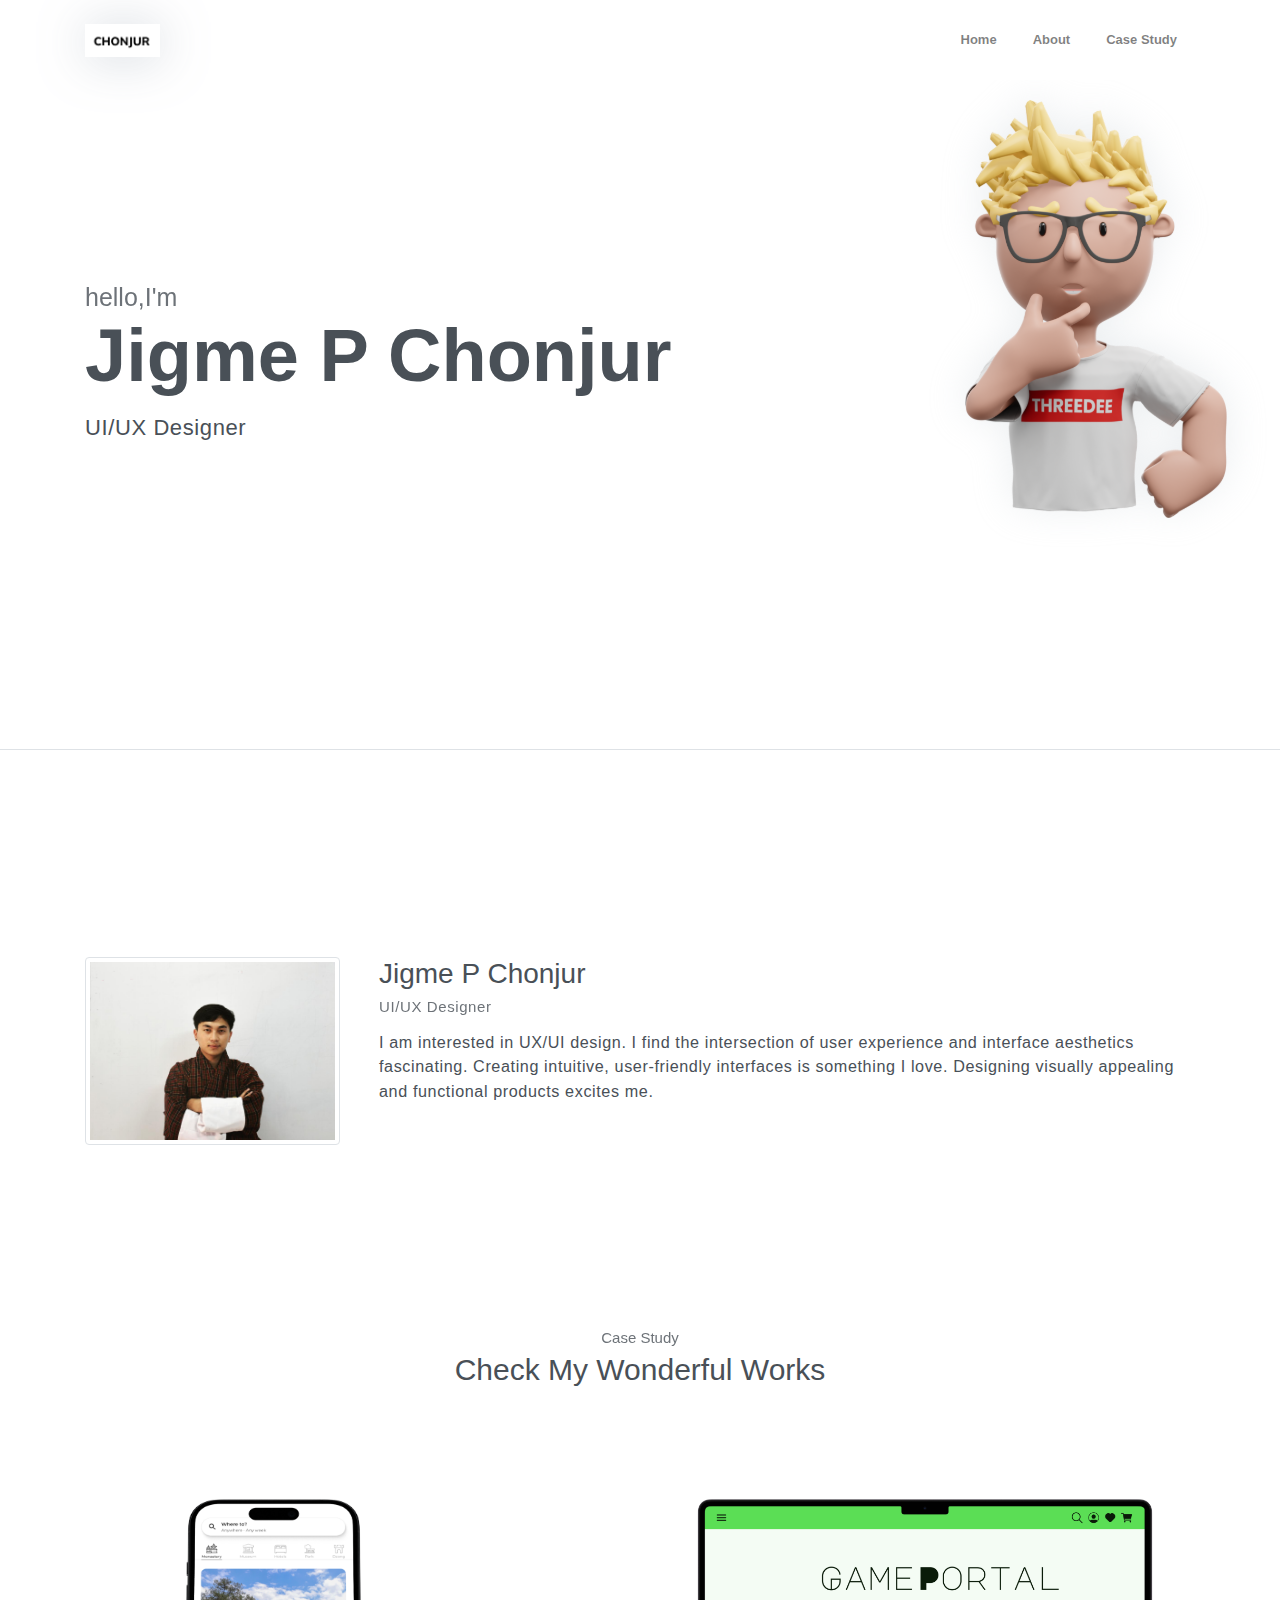
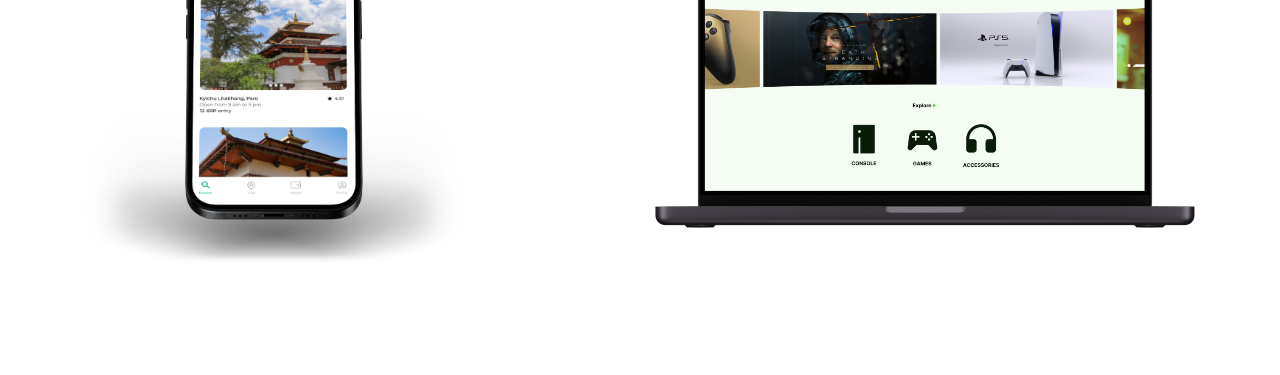
<file: index.html>
<!DOCTYPE html>
<html lang="en">
<head>
	<meta charset="utf-8">
    <meta name="viewport" content="width=device-width, initial-scale=1, shrink-to-fit=no">
    <meta name="description" content="Start your development with Steller landing page.">
    <meta name="author" content="Devcrud">
    <title>Steller Landing page | Free Bootstrap 4.1 landing page</title>
    <!-- font icons -->
    <link rel="stylesheet" href="assets/vendors/themify-icons/css/themify-icons.css">
    <!-- Bootstrap + Steller main styles -->
	<link rel="stylesheet" href="assets/css/steller.css">
</head>
<body data-spy="scroll" data-target=".navbar" data-offset="40" id="home">

    <!-- Page navigation -->
    <nav class="navbar navbar-expand-lg navbar-light fixed-top" data-spy="affix" data-offset-top="0">
        <div class="container">
            <a class="navbar-brand" href="index.html"><img src="assets/imgs/LOGO.png" alt=""></a>
            <button class="navbar-toggler" type="button" data-toggle="collapse" data-target="#navbarSupportedContent" aria-controls="navbarSupportedContent" aria-expanded="false" aria-label="Toggle navigation">
                <span class="navbar-toggler-icon"></span>
            </button>

            <div class="collapse navbar-collapse" id="navbarSupportedContent">
                <ul class="navbar-nav ml-auto align-items-center">
                    <li class="nav-item">
                        <a class="nav-link" href="#home">Home</a>
                    </li>
                    <li class="nav-item">
                        <a class="nav-link" href="#about">About</a>
                    </li>                  
                    <li class="nav-item">
                        <a class="nav-link" href="#portfolio">Case Study</a>
                    </li>
                </ul>
            </div>
        </div>          
    </nav>
    <!-- End of page navibation -->

    <!-- Page Header -->
    <header class="header" id="home">
        <div class="container">
            <div class="infos">
                <h6 class="subtitle">hello,I'm</h6>
                <h6 class="title">Jigme P Chonjur</h6>
                <p>UI/UX Designer</p>   
            </div>              
            <div class="img-holder">
                <img src="assets/imgs/ThreeDee Male (4).svg" clas="chonimg" alt="">
            </div>      
        </div>  
    </header>
    <!-- End of Page Header -->
    
    <!-- About section -->
    <section id="about" class="section mt-3">
        <div class="container mt-5">
            <div class="row text-center text-md-left">
                <div class="col-md-3">
                    <img src="assets/imgs/jigme.jpeg" alt="" class="img-thumbnail mb-4">
                </div>
                <div class="pl-md-4 col-md-9">
                    <h6 class="title">Jigme P Chonjur</h6>
                    <p class="subtitle">UI/UX Designer</p>
                    <p>I am interested in UX/UI design. I find the intersection of user experience and interface aesthetics fascinating. Creating intuitive, user-friendly interfaces is something I love. Designing visually appealing and functional products excites me.</p>                  
                </div>
            </div>
        </div>
    </section>
    <section id="portfolio" class="section">
        <div class="container text-center">
            <h6 class="subtitle">Case Study</h6>
            <h6 class="section-title mb-4">Check My Wonderful Works</h6>

            <div class="row">
                <div class="col-sm-6">
                    <div class="img-wrapper trip">
                        <img src="assets/imgs/mockup 1.png" alt="">
                        <div class="overlay">
                            <div class="overlay-infos">
                                <h5>TripMate</h5>
                                <a href="tripmate.html"><i class="ti-link"></i></a>
                            </div>                              
                        </div>
                    </div>                  
                </div>
                <div class="col-sm-6">
                    <div class="img-wrapper">
                        <img src="assets/imgs/mockup.png" alt="">
                        <div class="overlay">
                            <div class="overlay-infos">
                                <h5>GamePortal</h5>
                                <a href="gameportal.html"><i class="ti-link"></i></a>
                            </div>  
                        </div>
                    </div>                  
                </div>
            </div>

        </div>
    </section>
    <script src="assets/vendors/jquery/jquery-3.4.1.js"></script>
    <script src="assets/vendors/bootstrap/bootstrap.bundle.js"></script>
    <!-- bootstrap 3 affix -->
	<script src="assets/vendors/bootstrap/bootstrap.affix.js"></script>

    <!-- steller js -->
    <script src="assets/js/steller.js"></script>

</body>
</html>
</file>
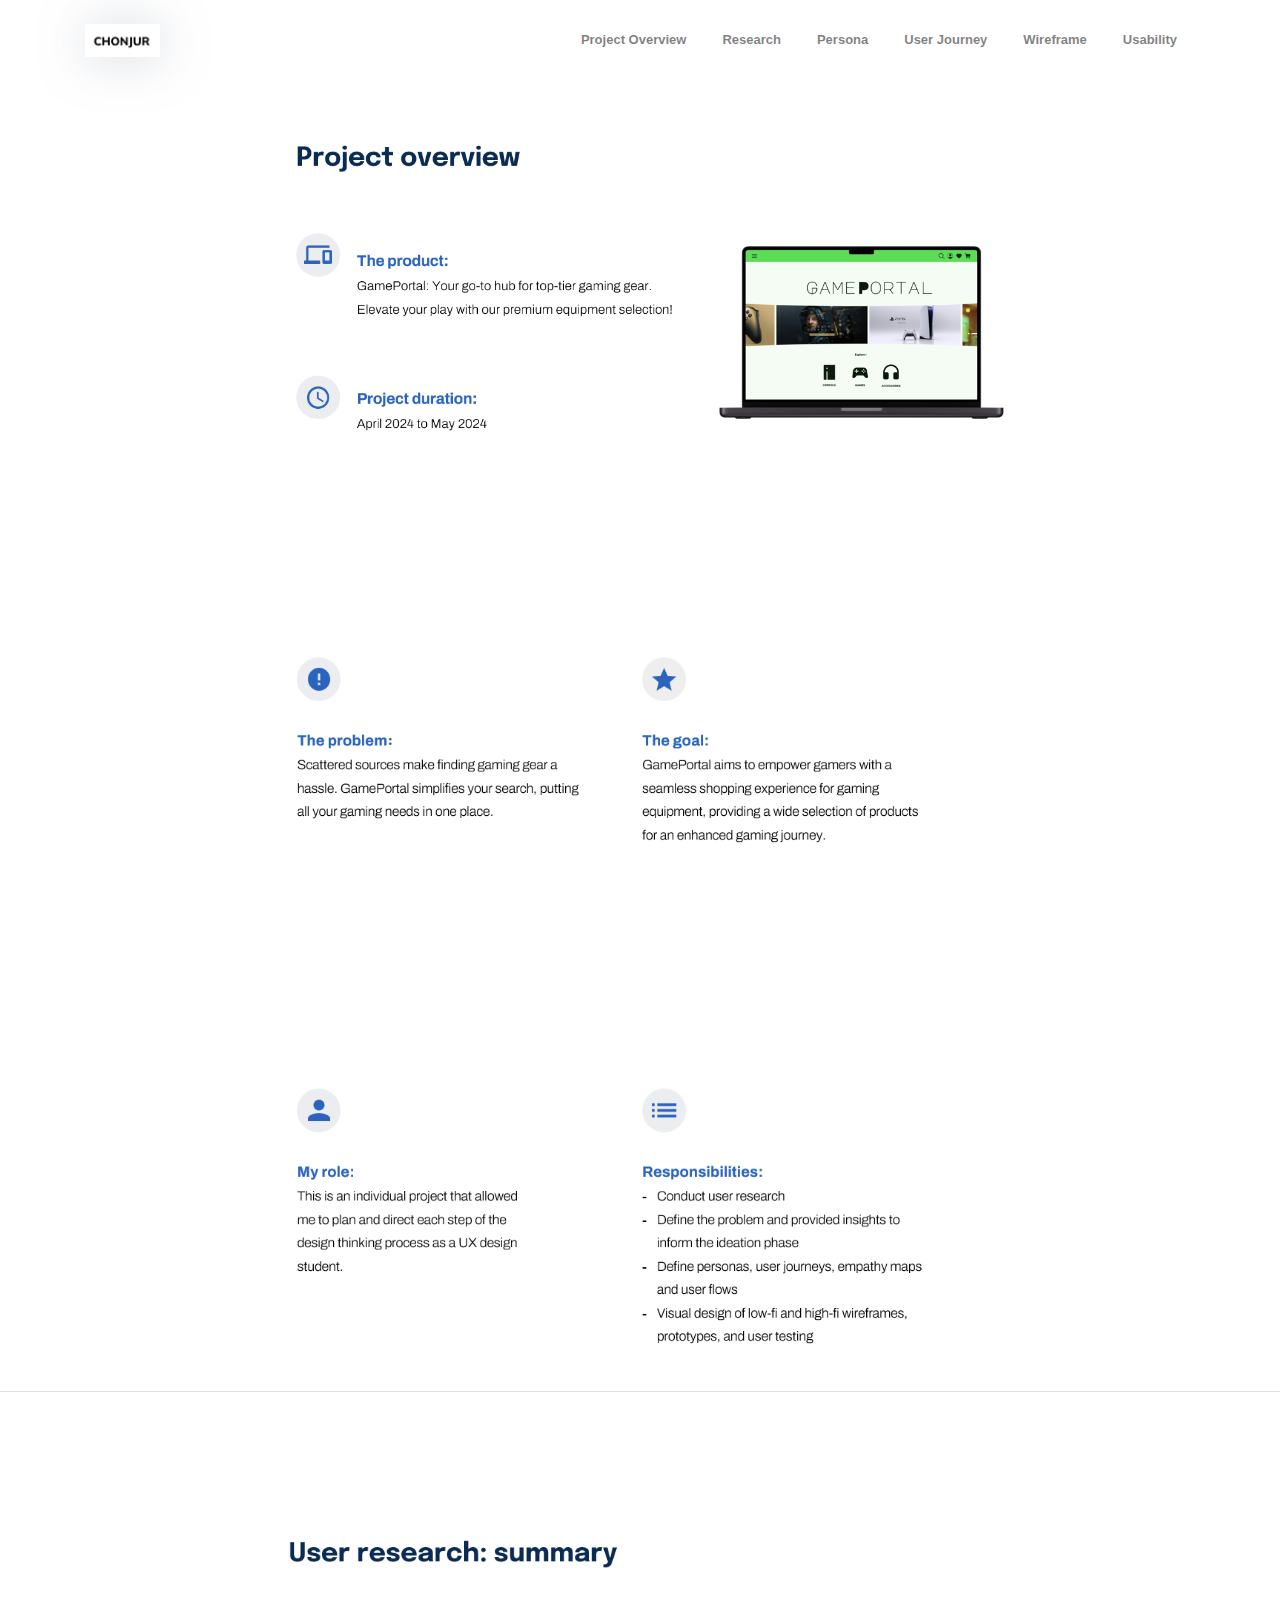
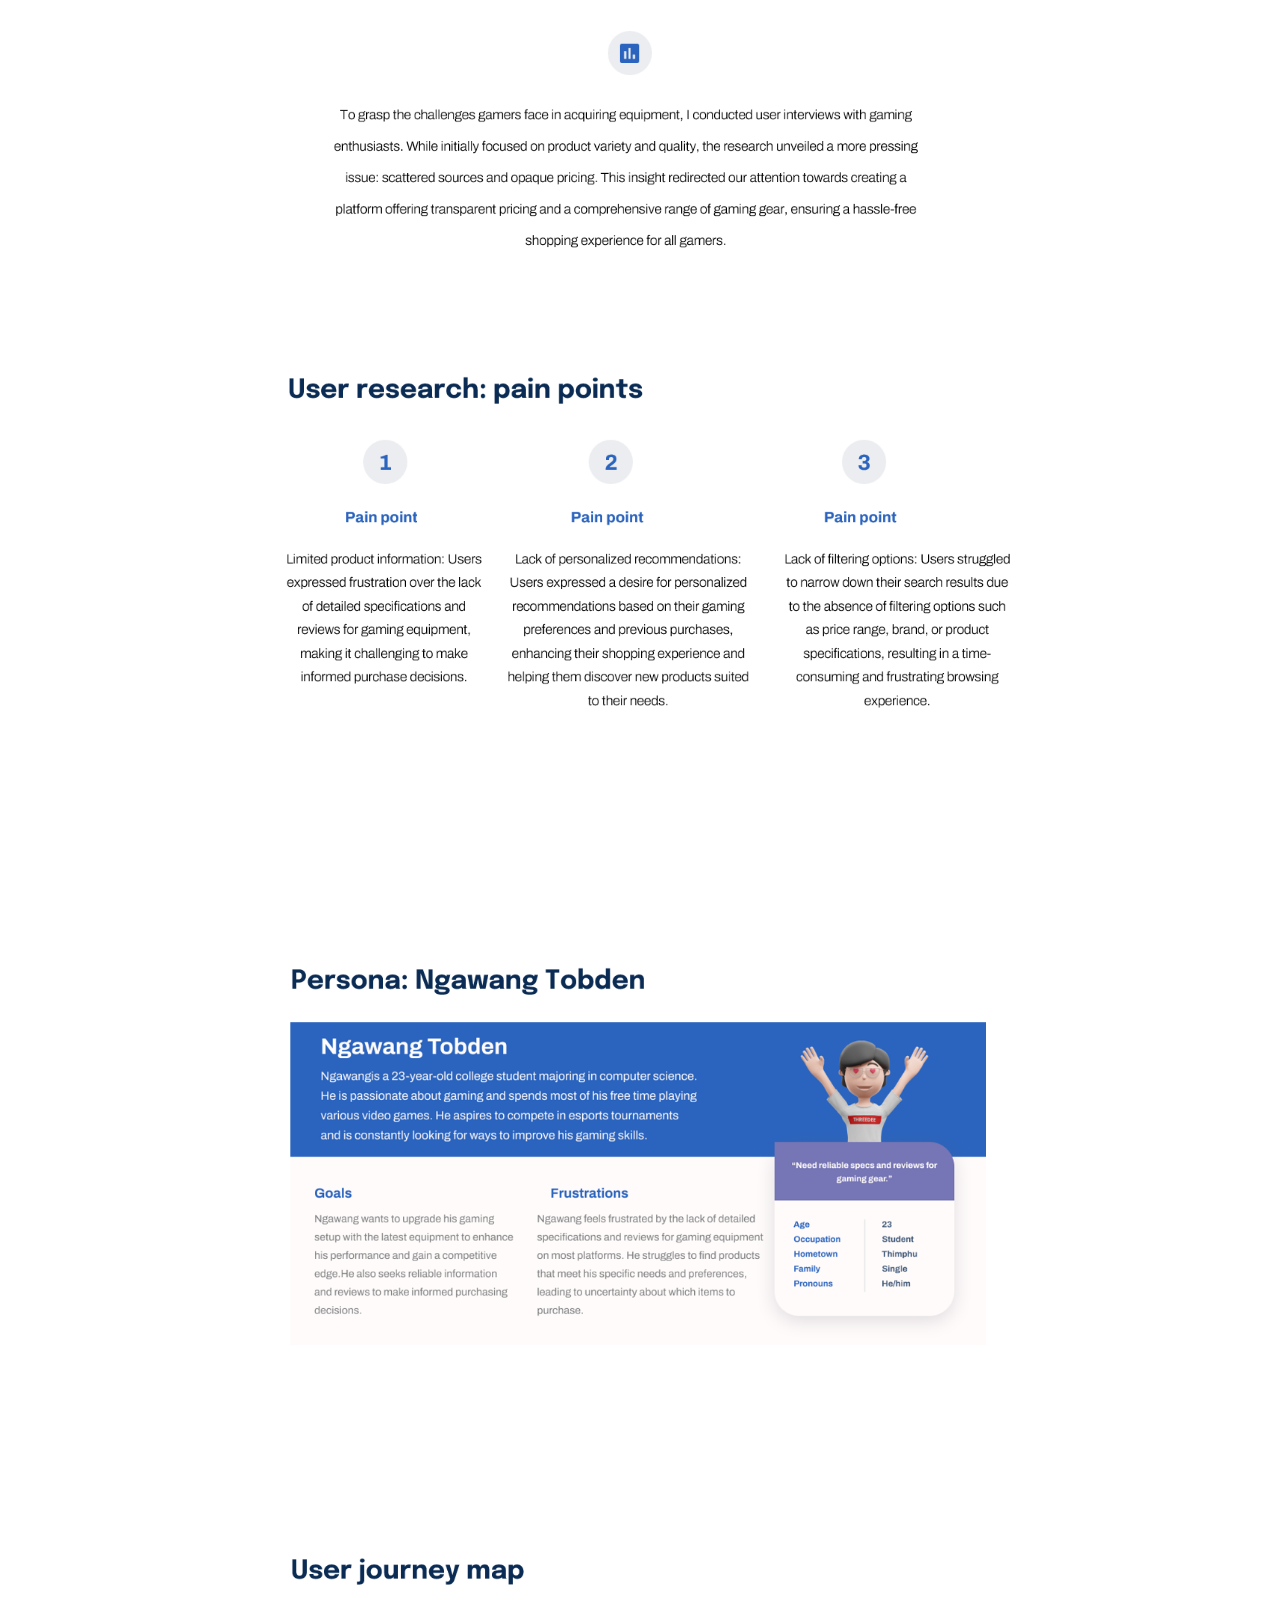
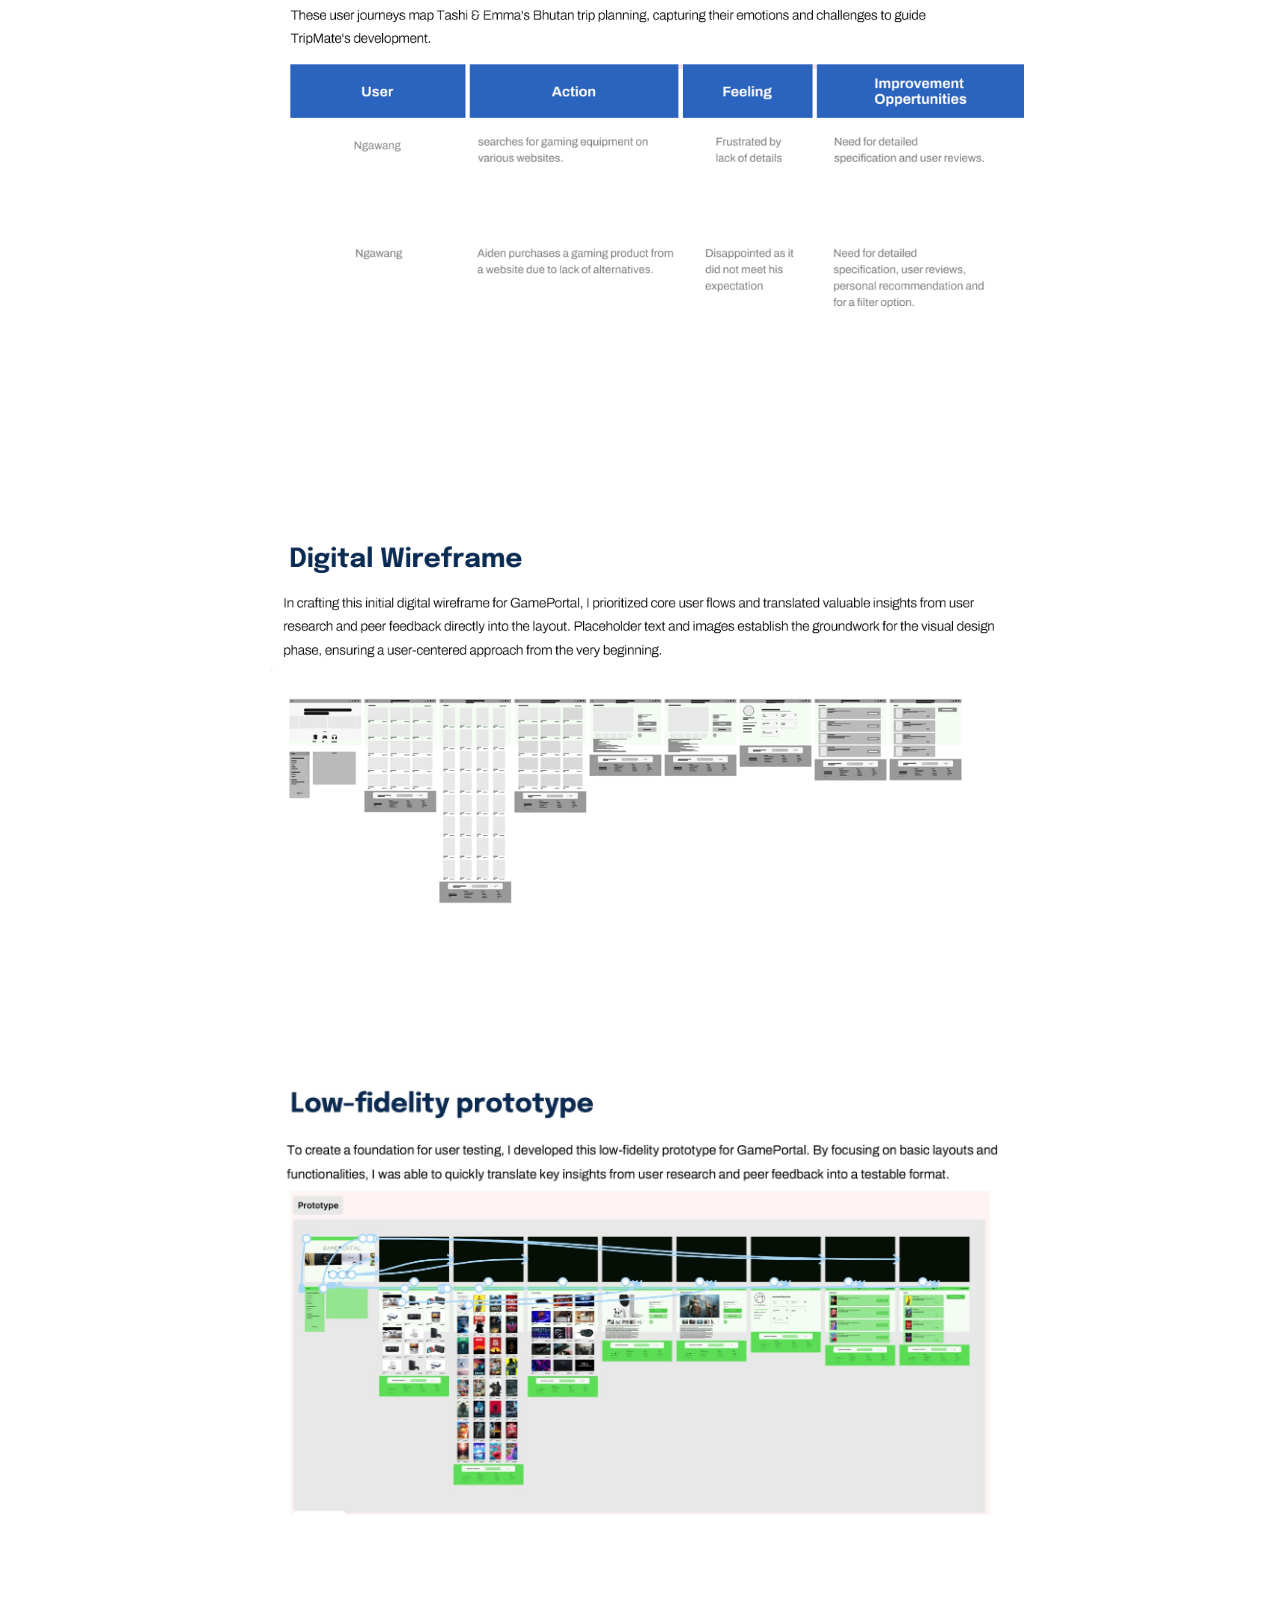
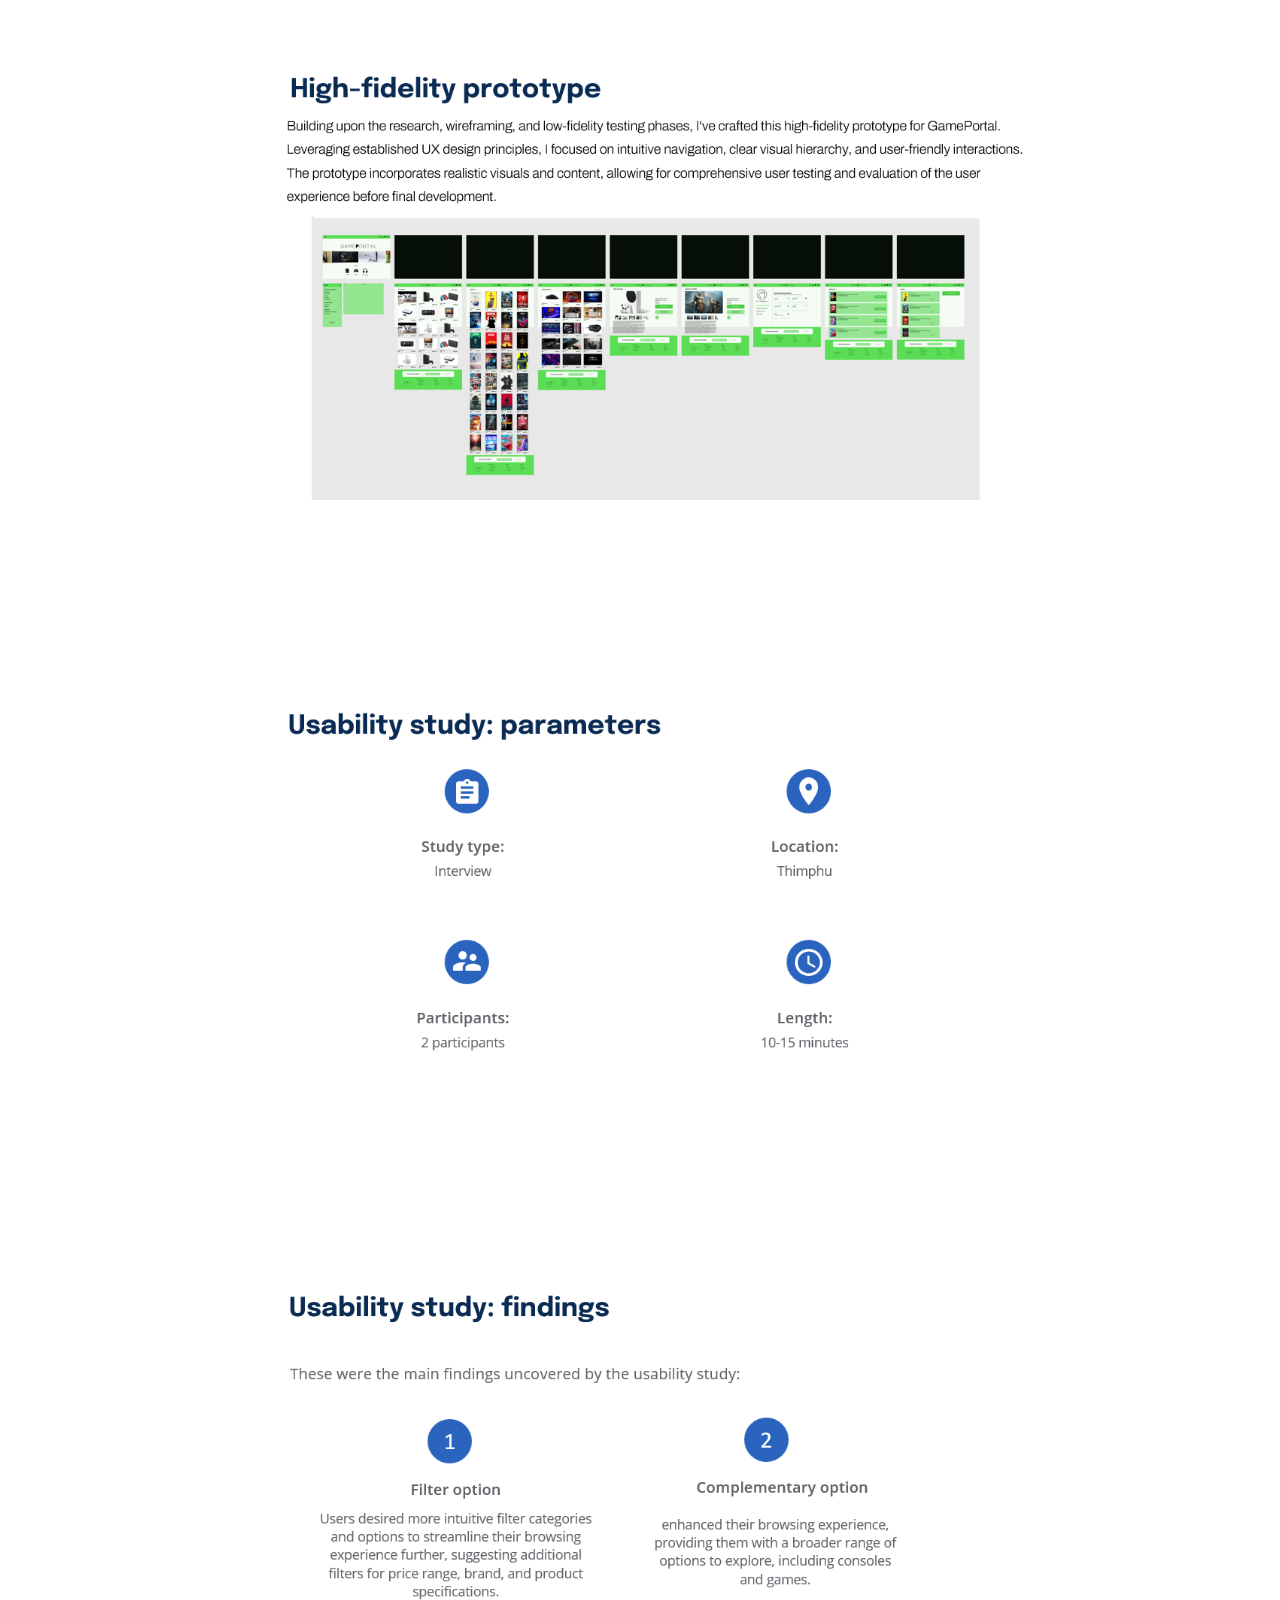
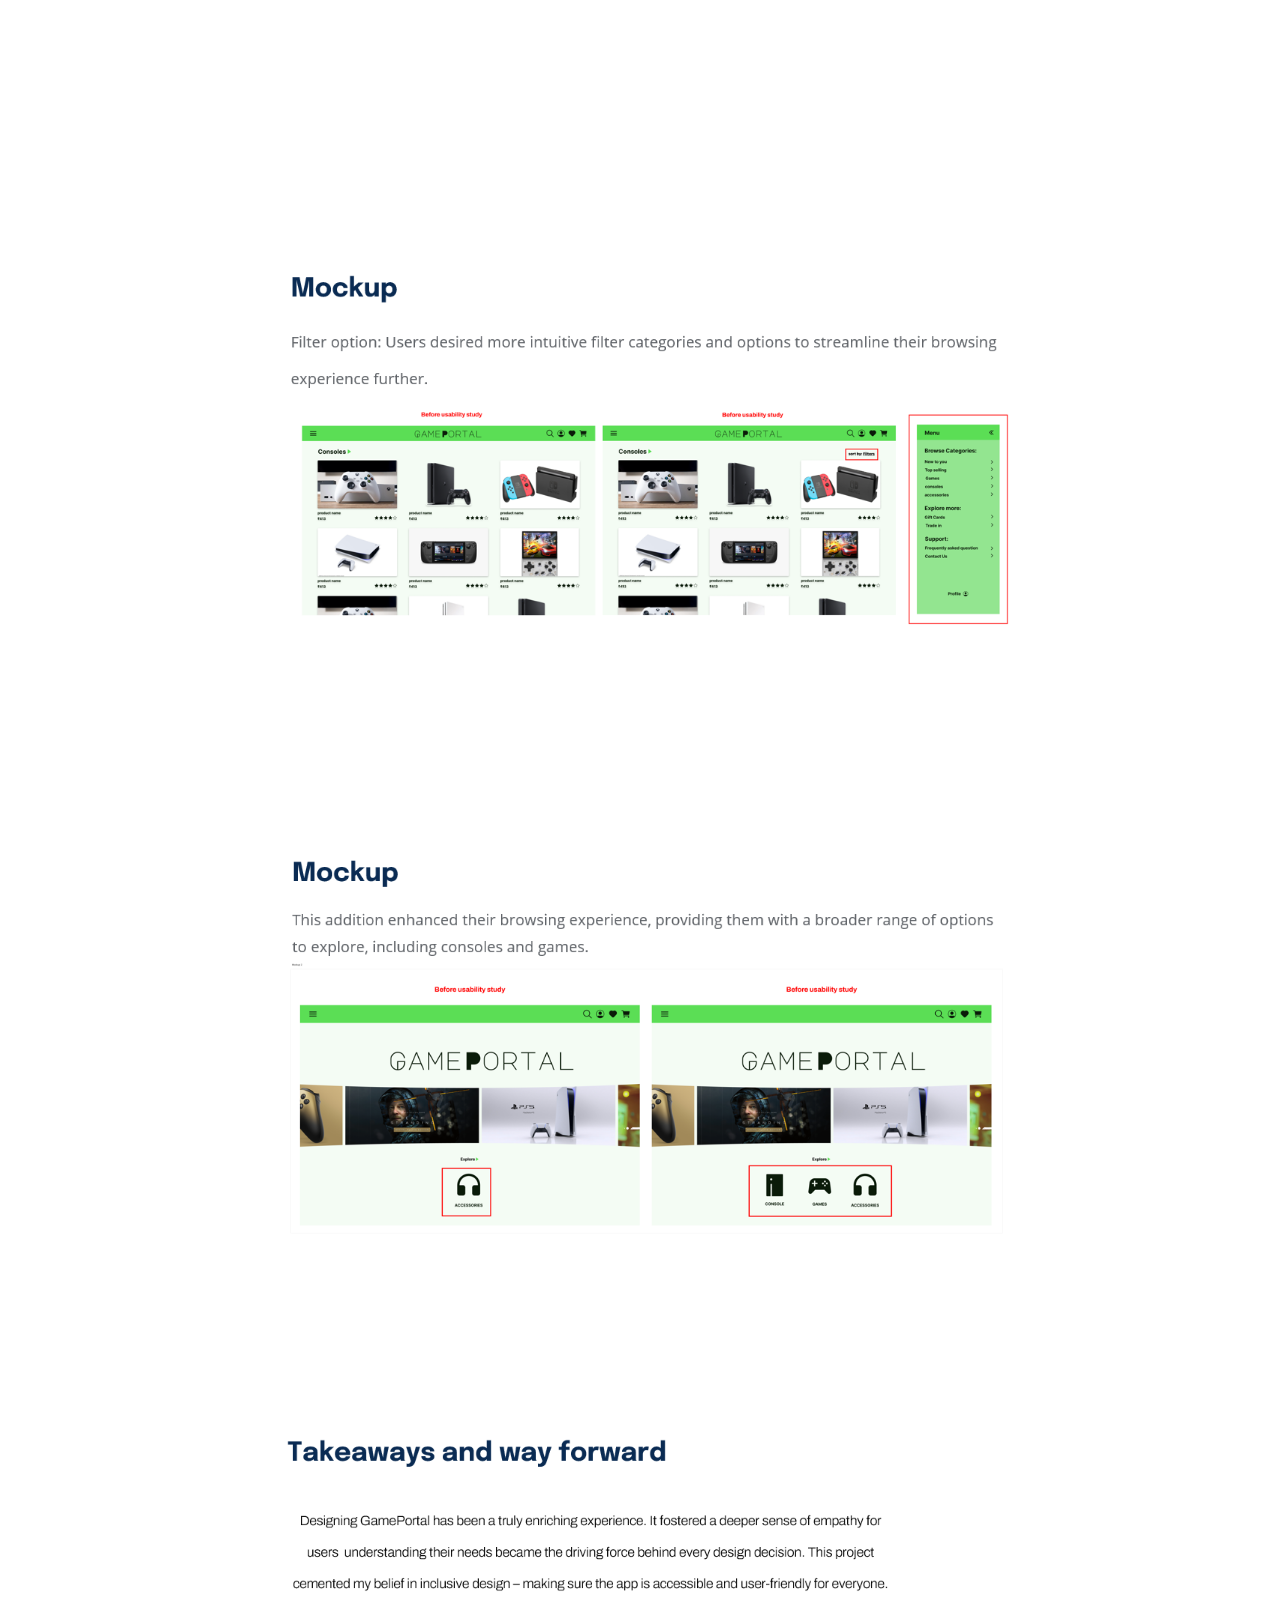
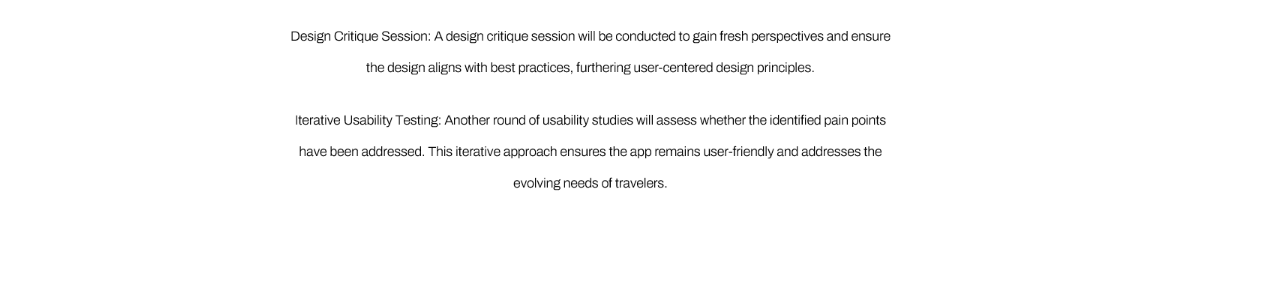
<file: gameportal.html>
<!DOCTYPE html>
<html lang="en">
<head>
	<meta charset="utf-8">
    <meta name="viewport" content="width=device-width, initial-scale=1, shrink-to-fit=no">
    <meta name="description" content="Start your development with Steller landing page.">
    <meta name="author" content="Devcrud">
    <title>Steller Landing page | Free Bootstrap 4.1 landing page</title>
    <!-- font icons -->
    <link rel="stylesheet" href="assets/vendors/themify-icons/css/themify-icons.css">
    <!-- Bootstrap + Steller main styles -->
	<link rel="stylesheet" href="assets/css/steller.css">
</head>
<body data-spy="scroll" data-target=".navbar" data-offset="40" id="home">

    <!-- Page navigation -->
    <nav class="navbar navbar-expand-lg navbar-light fixed-top" data-spy="affix" data-offset-top="0">
        <div class="container">
            <a class="navbar-brand" href="index.html"><img src="assets/imgs/LOGO.png" alt=""></a>
            <button class="navbar-toggler" type="button" data-toggle="collapse" data-target="#navbarSupportedContent" aria-controls="navbarSupportedContent" aria-expanded="false" aria-label="Toggle navigation">
                <span class="navbar-toggler-icon"></span>
            </button>

            <div class="collapse navbar-collapse" id="navbarSupportedContent">
                <ul class="navbar-nav ml-auto align-items-center">
                    <li class="nav-item">
                        <a class="nav-link" href="#home">Project Overview</a>
                    </li>
                    <li class="nav-item">
                        <a class="nav-link" href="#about">Research</a>
                    </li>
                    <li class="nav-item">
                        <a class="nav-link" href="#service">Persona</a>
                    </li>                   
                    <li class="nav-item">
                        <a class="nav-link" href="#portfolio">User Journey</a>
                    </li>
                    <li class="nav-item">
                        <a class="nav-link" href="#blog">Wireframe</a>
                    </li>
                    <li class="nav-item">
                        <a class="nav-link" href="#contact">Usability</a>
                    </li>
                </ul>
            </div>
        </div>          
    </nav>
    <!-- End of page navibation -->

    <!-- Page Header -->
    <header class="header" id="home">
        <div class="container1">
            <img src="assets/imgs/pproject1.png" alt="">      
        </div> 
        <div class="container1">
            <img src="assets/imgs/pproject2.png" alt="">      
        </div> 
        <div class="container1">
            <img src="assets/imgs/pproject3.png" alt="">      
        </div> 
    </header>
    <!-- End of Page Header -->
    
    <!-- About section -->
    <section id="about" class="section mt-3">
        <div class="container1">
            <img src="assets/imgs/presearch1.png" alt="">      
        </div> 
        <div class="container1">
            <img src="assets/imgs/presearch2.png" alt="">      
        </div>
    </section>

    <!-- Service section -->
    <section id="service" class="section">
        <div class="container1">
            <img src="assets/imgs/ppersona.png" alt="">      
        </div>
    </section>
    <section id="portfolio" class="section">
        <div class="container1">
            <img src="assets/imgs/pmap1.png" alt="">      
        </div>
    </section>

    <section id="blog" class="section">
        <div class="container1">
            <img src="assets/imgs/pwireframe1.png" alt="">      
        </div>
        <div class="container1 og">
            <img src="assets/imgs/pwireframe.jpeg" alt="">      
        </div>
        <div class="container1 og">
            <img src="assets/imgs/pwireframe3.png" alt="">      
        </div>
    </section>

    <!-- Contact Section -->
    <section id="contact" class="position-relative section">
        <div class="container1 ">
            <img src="assets/imgs/puse1.png" alt="">      
        </div>
        <div class="container1 og">
            <img src="assets/imgs/puse2.png" alt="">      
        </div>
        <div class="container1 og">
            <img src="assets/imgs/puse3.png" alt="">      
        </div>
        <div class="container1 og">
            <img src="assets/imgs/puse4.png" alt="">      
        </div>      
        <div class="container1 og">
            <img src="assets/imgs/puse5.png" alt="">      
        </div>
    </section>
    <script src="assets/vendors/jquery/jquery-3.4.1.js"></script>
    <script src="assets/vendors/bootstrap/bootstrap.bundle.js"></script>
    <!-- bootstrap 3 affix -->
	<script src="assets/vendors/bootstrap/bootstrap.affix.js"></script>

    <!-- steller js -->
    <script src="assets/js/steller.js"></script>

</body>
</html>
</file>
<file: assets/vendors/themify-icons/css/themify-icons.css>
@font-face {
	font-family: 'themify';
	src:url("../fonts/themify.eot?-fvbane");
	src:url("../fonts/themify.eot?#iefix-fvbane") format("embedded-opentype"),
		url("../fonts/themify.woff?-fvbane") format("woff"),
		url("../fonts/themify.ttf?-fvbane") format("truetype"),
		url("../fonts/themify.svg?-fvbane#themify") format("svg");
	font-weight: normal;
	font-style: normal;
}

[class^="ti-"], [class*=" ti-"] {
	font-family: 'themify';
	speak: none;
	font-style: normal;
	font-weight: normal;
	font-variant: normal;
	text-transform: none;
	line-height: 1;

	/* Better Font Rendering =========== */
	-webkit-font-smoothing: antialiased;
	-moz-osx-font-smoothing: grayscale;
}

.ti-wand:before {
	content: "\e600";
}
.ti-volume:before {
	content: "\e601";
}
.ti-user:before {
	content: "\e602";
}
.ti-unlock:before {
	content: "\e603";
}
.ti-unlink:before {
	content: "\e604";
}
.ti-trash:before {
	content: "\e605";
}
.ti-thought:before {
	content: "\e606";
}
.ti-target:before {
	content: "\e607";
}
.ti-tag:before {
	content: "\e608";
}
.ti-tablet:before {
	content: "\e609";
}
.ti-star:before {
	content: "\e60a";
}
.ti-spray:before {
	content: "\e60b";
}
.ti-signal:before {
	content: "\e60c";
}
.ti-shopping-cart:before {
	content: "\e60d";
}
.ti-shopping-cart-full:before {
	content: "\e60e";
}
.ti-settings:before {
	content: "\e60f";
}
.ti-search:before {
	content: "\e610";
}
.ti-zoom-in:before {
	content: "\e611";
}
.ti-zoom-out:before {
	content: "\e612";
}
.ti-cut:before {
	content: "\e613";
}
.ti-ruler:before {
	content: "\e614";
}
.ti-ruler-pencil:before {
	content: "\e615";
}
.ti-ruler-alt:before {
	content: "\e616";
}
.ti-bookmark:before {
	content: "\e617";
}
.ti-bookmark-alt:before {
	content: "\e618";
}
.ti-reload:before {
	content: "\e619";
}
.ti-plus:before {
	content: "\e61a";
}
.ti-pin:before {
	content: "\e61b";
}
.ti-pencil:before {
	content: "\e61c";
}
.ti-pencil-alt:before {
	content: "\e61d";
}
.ti-paint-roller:before {
	content: "\e61e";
}
.ti-paint-bucket:before {
	content: "\e61f";
}
.ti-na:before {
	content: "\e620";
}
.ti-mobile:before {
	content: "\e621";
}
.ti-minus:before {
	content: "\e622";
}
.ti-medall:before {
	content: "\e623";
}
.ti-medall-alt:before {
	content: "\e624";
}
.ti-marker:before {
	content: "\e625";
}
.ti-marker-alt:before {
	content: "\e626";
}
.ti-arrow-up:before {
	content: "\e627";
}
.ti-arrow-right:before {
	content: "\e628";
}
.ti-arrow-left:before {
	content: "\e629";
}
.ti-arrow-down:before {
	content: "\e62a";
}
.ti-lock:before {
	content: "\e62b";
}
.ti-location-arrow:before {
	content: "\e62c";
}
.ti-link:before {
	content: "\e62d";
}
.ti-layout:before {
	content: "\e62e";
}
.ti-layers:before {
	content: "\e62f";
}
.ti-layers-alt:before {
	content: "\e630";
}
.ti-key:before {
	content: "\e631";
}
.ti-import:before {
	content: "\e632";
}
.ti-image:before {
	content: "\e633";
}
.ti-heart:before {
	content: "\e634";
}
.ti-heart-broken:before {
	content: "\e635";
}
.ti-hand-stop:before {
	content: "\e636";
}
.ti-hand-open:before {
	content: "\e637";
}
.ti-hand-drag:before {
	content: "\e638";
}
.ti-folder:before {
	content: "\e639";
}
.ti-flag:before {
	content: "\e63a";
}
.ti-flag-alt:before {
	content: "\e63b";
}
.ti-flag-alt-2:before {
	content: "\e63c";
}
.ti-eye:before {
	content: "\e63d";
}
.ti-export:before {
	content: "\e63e";
}
.ti-exchange-vertical:before {
	content: "\e63f";
}
.ti-desktop:before {
	content: "\e640";
}
.ti-cup:before {
	content: "\e641";
}
.ti-crown:before {
	content: "\e642";
}
.ti-comments:before {
	content: "\e643";
}
.ti-comment:before {
	content: "\e644";
}
.ti-comment-alt:before {
	content: "\e645";
}
.ti-close:before {
	content: "\e646";
}
.ti-clip:before {
	content: "\e647";
}
.ti-angle-up:before {
	content: "\e648";
}
.ti-angle-right:before {
	content: "\e649";
}
.ti-angle-left:before {
	content: "\e64a";
}
.ti-angle-down:before {
	content: "\e64b";
}
.ti-check:before {
	content: "\e64c";
}
.ti-check-box:before {
	content: "\e64d";
}
.ti-camera:before {
	content: "\e64e";
}
.ti-announcement:before {
	content: "\e64f";
}
.ti-brush:before {
	content: "\e650";
}
.ti-briefcase:before {
	content: "\e651";
}
.ti-bolt:before {
	content: "\e652";
}
.ti-bolt-alt:before {
	content: "\e653";
}
.ti-blackboard:before {
	content: "\e654";
}
.ti-bag:before {
	content: "\e655";
}
.ti-move:before {
	content: "\e656";
}
.ti-arrows-vertical:before {
	content: "\e657";
}
.ti-arrows-horizontal:before {
	content: "\e658";
}
.ti-fullscreen:before {
	content: "\e659";
}
.ti-arrow-top-right:before {
	content: "\e65a";
}
.ti-arrow-top-left:before {
	content: "\e65b";
}
.ti-arrow-circle-up:before {
	content: "\e65c";
}
.ti-arrow-circle-right:before {
	content: "\e65d";
}
.ti-arrow-circle-left:before {
	content: "\e65e";
}
.ti-arrow-circle-down:before {
	content: "\e65f";
}
.ti-angle-double-up:before {
	content: "\e660";
}
.ti-angle-double-right:before {
	content: "\e661";
}
.ti-angle-double-left:before {
	content: "\e662";
}
.ti-angle-double-down:before {
	content: "\e663";
}
.ti-zip:before {
	content: "\e664";
}
.ti-world:before {
	content: "\e665";
}
.ti-wheelchair:before {
	content: "\e666";
}
.ti-view-list:before {
	content: "\e667";
}
.ti-view-list-alt:before {
	content: "\e668";
}
.ti-view-grid:before {
	content: "\e669";
}
.ti-uppercase:before {
	content: "\e66a";
}
.ti-upload:before {
	content: "\e66b";
}
.ti-underline:before {
	content: "\e66c";
}
.ti-truck:before {
	content: "\e66d";
}
.ti-timer:before {
	content: "\e66e";
}
.ti-ticket:before {
	content: "\e66f";
}
.ti-thumb-up:before {
	content: "\e670";
}
.ti-thumb-down:before {
	content: "\e671";
}
.ti-text:before {
	content: "\e672";
}
.ti-stats-up:before {
	content: "\e673";
}
.ti-stats-down:before {
	content: "\e674";
}
.ti-split-v:before {
	content: "\e675";
}
.ti-split-h:before {
	content: "\e676";
}
.ti-smallcap:before {
	content: "\e677";
}
.ti-shine:before {
	content: "\e678";
}
.ti-shift-right:before {
	content: "\e679";
}
.ti-shift-left:before {
	content: "\e67a";
}
.ti-shield:before {
	content: "\e67b";
}
.ti-notepad:before {
	content: "\e67c";
}
.ti-server:before {
	content: "\e67d";
}
.ti-quote-right:before {
	content: "\e67e";
}
.ti-quote-left:before {
	content: "\e67f";
}
.ti-pulse:before {
	content: "\e680";
}
.ti-printer:before {
	content: "\e681";
}
.ti-power-off:before {
	content: "\e682";
}
.ti-plug:before {
	content: "\e683";
}
.ti-pie-chart:before {
	content: "\e684";
}
.ti-paragraph:before {
	content: "\e685";
}
.ti-panel:before {
	content: "\e686";
}
.ti-package:before {
	content: "\e687";
}
.ti-music:before {
	content: "\e688";
}
.ti-music-alt:before {
	content: "\e689";
}
.ti-mouse:before {
	content: "\e68a";
}
.ti-mouse-alt:before {
	content: "\e68b";
}
.ti-money:before {
	content: "\e68c";
}
.ti-microphone:before {
	content: "\e68d";
}
.ti-menu:before {
	content: "\e68e";
}
.ti-menu-alt:before {
	content: "\e68f";
}
.ti-map:before {
	content: "\e690";
}
.ti-map-alt:before {
	content: "\e691";
}
.ti-loop:before {
	content: "\e692";
}
.ti-location-pin:before {
	content: "\e693";
}
.ti-list:before {
	content: "\e694";
}
.ti-light-bulb:before {
	content: "\e695";
}
.ti-Italic:before {
	content: "\e696";
}
.ti-info:before {
	content: "\e697";
}
.ti-infinite:before {
	content: "\e698";
}
.ti-id-badge:before {
	content: "\e699";
}
.ti-hummer:before {
	content: "\e69a";
}
.ti-home:before {
	content: "\e69b";
}
.ti-help:before {
	content: "\e69c";
}
.ti-headphone:before {
	content: "\e69d";
}
.ti-harddrives:before {
	content: "\e69e";
}
.ti-harddrive:before {
	content: "\e69f";
}
.ti-gift:before {
	content: "\e6a0";
}
.ti-game:before {
	content: "\e6a1";
}
.ti-filter:before {
	content: "\e6a2";
}
.ti-files:before {
	content: "\e6a3";
}
.ti-file:before {
	content: "\e6a4";
}
.ti-eraser:before {
	content: "\e6a5";
}
.ti-envelope:before {
	content: "\e6a6";
}
.ti-download:before {
	content: "\e6a7";
}
.ti-direction:before {
	content: "\e6a8";
}
.ti-direction-alt:before {
	content: "\e6a9";
}
.ti-dashboard:before {
	content: "\e6aa";
}
.ti-control-stop:before {
	content: "\e6ab";
}
.ti-control-shuffle:before {
	content: "\e6ac";
}
.ti-control-play:before {
	content: "\e6ad";
}
.ti-control-pause:before {
	content: "\e6ae";
}
.ti-control-forward:before {
	content: "\e6af";
}
.ti-control-backward:before {
	content: "\e6b0";
}
.ti-cloud:before {
	content: "\e6b1";
}
.ti-cloud-up:before {
	content: "\e6b2";
}
.ti-cloud-down:before {
	content: "\e6b3";
}
.ti-clipboard:before {
	content: "\e6b4";
}
.ti-car:before {
	content: "\e6b5";
}
.ti-calendar:before {
	content: "\e6b6";
}
.ti-book:before {
	content: "\e6b7";
}
.ti-bell:before {
	content: "\e6b8";
}
.ti-basketball:before {
	content: "\e6b9";
}
.ti-bar-chart:before {
	content: "\e6ba";
}
.ti-bar-chart-alt:before {
	content: "\e6bb";
}
.ti-back-right:before {
	content: "\e6bc";
}
.ti-back-left:before {
	content: "\e6bd";
}
.ti-arrows-corner:before {
	content: "\e6be";
}
.ti-archive:before {
	content: "\e6bf";
}
.ti-anchor:before {
	content: "\e6c0";
}
.ti-align-right:before {
	content: "\e6c1";
}
.ti-align-left:before {
	content: "\e6c2";
}
.ti-align-justify:before {
	content: "\e6c3";
}
.ti-align-center:before {
	content: "\e6c4";
}
.ti-alert:before {
	content: "\e6c5";
}
.ti-alarm-clock:before {
	content: "\e6c6";
}
.ti-agenda:before {
	content: "\e6c7";
}
.ti-write:before {
	content: "\e6c8";
}
.ti-window:before {
	content: "\e6c9";
}
.ti-widgetized:before {
	content: "\e6ca";
}
.ti-widget:before {
	content: "\e6cb";
}
.ti-widget-alt:before {
	content: "\e6cc";
}
.ti-wallet:before {
	content: "\e6cd";
}
.ti-video-clapper:before {
	content: "\e6ce";
}
.ti-video-camera:before {
	content: "\e6cf";
}
.ti-vector:before {
	content: "\e6d0";
}
.ti-themify-logo:before {
	content: "\e6d1";
}
.ti-themify-favicon:before {
	content: "\e6d2";
}
.ti-themify-favicon-alt:before {
	content: "\e6d3";
}
.ti-support:before {
	content: "\e6d4";
}
.ti-stamp:before {
	content: "\e6d5";
}
.ti-split-v-alt:before {
	content: "\e6d6";
}
.ti-slice:before {
	content: "\e6d7";
}
.ti-shortcode:before {
	content: "\e6d8";
}
.ti-shift-right-alt:before {
	content: "\e6d9";
}
.ti-shift-left-alt:before {
	content: "\e6da";
}
.ti-ruler-alt-2:before {
	content: "\e6db";
}
.ti-receipt:before {
	content: "\e6dc";
}
.ti-pin2:before {
	content: "\e6dd";
}
.ti-pin-alt:before {
	content: "\e6de";
}
.ti-pencil-alt2:before {
	content: "\e6df";
}
.ti-palette:before {
	content: "\e6e0";
}
.ti-more:before {
	content: "\e6e1";
}
.ti-more-alt:before {
	content: "\e6e2";
}
.ti-microphone-alt:before {
	content: "\e6e3";
}
.ti-magnet:before {
	content: "\e6e4";
}
.ti-line-double:before {
	content: "\e6e5";
}
.ti-line-dotted:before {
	content: "\e6e6";
}
.ti-line-dashed:before {
	content: "\e6e7";
}
.ti-layout-width-full:before {
	content: "\e6e8";
}
.ti-layout-width-default:before {
	content: "\e6e9";
}
.ti-layout-width-default-alt:before {
	content: "\e6ea";
}
.ti-layout-tab:before {
	content: "\e6eb";
}
.ti-layout-tab-window:before {
	content: "\e6ec";
}
.ti-layout-tab-v:before {
	content: "\e6ed";
}
.ti-layout-tab-min:before {
	content: "\e6ee";
}
.ti-layout-slider:before {
	content: "\e6ef";
}
.ti-layout-slider-alt:before {
	content: "\e6f0";
}
.ti-layout-sidebar-right:before {
	content: "\e6f1";
}
.ti-layout-sidebar-none:before {
	content: "\e6f2";
}
.ti-layout-sidebar-left:before {
	content: "\e6f3";
}
.ti-layout-placeholder:before {
	content: "\e6f4";
}
.ti-layout-menu:before {
	content: "\e6f5";
}
.ti-layout-menu-v:before {
	content: "\e6f6";
}
.ti-layout-menu-separated:before {
	content: "\e6f7";
}
.ti-layout-menu-full:before {
	content: "\e6f8";
}
.ti-layout-media-right-alt:before {
	content: "\e6f9";
}
.ti-layout-media-right:before {
	content: "\e6fa";
}
.ti-layout-media-overlay:before {
	content: "\e6fb";
}
.ti-layout-media-overlay-alt:before {
	content: "\e6fc";
}
.ti-layout-media-overlay-alt-2:before {
	content: "\e6fd";
}
.ti-layout-media-left-alt:before {
	content: "\e6fe";
}
.ti-layout-media-left:before {
	content: "\e6ff";
}
.ti-layout-media-center-alt:before {
	content: "\e700";
}
.ti-layout-media-center:before {
	content: "\e701";
}
.ti-layout-list-thumb:before {
	content: "\e702";
}
.ti-layout-list-thumb-alt:before {
	content: "\e703";
}
.ti-layout-list-post:before {
	content: "\e704";
}
.ti-layout-list-large-image:before {
	content: "\e705";
}
.ti-layout-line-solid:before {
	content: "\e706";
}
.ti-layout-grid4:before {
	content: "\e707";
}
.ti-layout-grid3:before {
	content: "\e708";
}
.ti-layout-grid2:before {
	content: "\e709";
}
.ti-layout-grid2-thumb:before {
	content: "\e70a";
}
.ti-layout-cta-right:before {
	content: "\e70b";
}
.ti-layout-cta-left:before {
	content: "\e70c";
}
.ti-layout-cta-center:before {
	content: "\e70d";
}
.ti-layout-cta-btn-right:before {
	content: "\e70e";
}
.ti-layout-cta-btn-left:before {
	content: "\e70f";
}
.ti-layout-column4:before {
	content: "\e710";
}
.ti-layout-column3:before {
	content: "\e711";
}
.ti-layout-column2:before {
	content: "\e712";
}
.ti-layout-accordion-separated:before {
	content: "\e713";
}
.ti-layout-accordion-merged:before {
	content: "\e714";
}
.ti-layout-accordion-list:before {
	content: "\e715";
}
.ti-ink-pen:before {
	content: "\e716";
}
.ti-info-alt:before {
	content: "\e717";
}
.ti-help-alt:before {
	content: "\e718";
}
.ti-headphone-alt:before {
	content: "\e719";
}
.ti-hand-point-up:before {
	content: "\e71a";
}
.ti-hand-point-right:before {
	content: "\e71b";
}
.ti-hand-point-left:before {
	content: "\e71c";
}
.ti-hand-point-down:before {
	content: "\e71d";
}
.ti-gallery:before {
	content: "\e71e";
}
.ti-face-smile:before {
	content: "\e71f";
}
.ti-face-sad:before {
	content: "\e720";
}
.ti-credit-card:before {
	content: "\e721";
}
.ti-control-skip-forward:before {
	content: "\e722";
}
.ti-control-skip-backward:before {
	content: "\e723";
}
.ti-control-record:before {
	content: "\e724";
}
.ti-control-eject:before {
	content: "\e725";
}
.ti-comments-smiley:before {
	content: "\e726";
}
.ti-brush-alt:before {
	content: "\e727";
}
.ti-youtube:before {
	content: "\e728";
}
.ti-vimeo:before {
	content: "\e729";
}
.ti-twitter:before {
	content: "\e72a";
}
.ti-time:before {
	content: "\e72b";
}
.ti-tumblr:before {
	content: "\e72c";
}
.ti-skype:before {
	content: "\e72d";
}
.ti-share:before {
	content: "\e72e";
}
.ti-share-alt:before {
	content: "\e72f";
}
.ti-rocket:before {
	content: "\e730";
}
.ti-pinterest:before {
	content: "\e731";
}
.ti-new-window:before {
	content: "\e732";
}
.ti-microsoft:before {
	content: "\e733";
}
.ti-list-ol:before {
	content: "\e734";
}
.ti-linkedin:before {
	content: "\e735";
}
.ti-layout-sidebar-2:before {
	content: "\e736";
}
.ti-layout-grid4-alt:before {
	content: "\e737";
}
.ti-layout-grid3-alt:before {
	content: "\e738";
}
.ti-layout-grid2-alt:before {
	content: "\e739";
}
.ti-layout-column4-alt:before {
	content: "\e73a";
}
.ti-layout-column3-alt:before {
	content: "\e73b";
}
.ti-layout-column2-alt:before {
	content: "\e73c";
}
.ti-instagram:before {
	content: "\e73d";
}
.ti-google:before {
	content: "\e73e";
}
.ti-github:before {
	content: "\e73f";
}
.ti-flickr:before {
	content: "\e740";
}
.ti-facebook:before {
	content: "\e741";
}
.ti-dropbox:before {
	content: "\e742";
}
.ti-dribbble:before {
	content: "\e743";
}
.ti-apple:before {
	content: "\e744";
}
.ti-android:before {
	content: "\e745";
}
.ti-save:before {
	content: "\e746";
}
.ti-save-alt:before {
	content: "\e747";
}
.ti-yahoo:before {
	content: "\e748";
}
.ti-wordpress:before {
	content: "\e749";
}
.ti-vimeo-alt:before {
	content: "\e74a";
}
.ti-twitter-alt:before {
	content: "\e74b";
}
.ti-tumblr-alt:before {
	content: "\e74c";
}
.ti-trello:before {
	content: "\e74d";
}
.ti-stack-overflow:before {
	content: "\e74e";
}
.ti-soundcloud:before {
	content: "\e74f";
}
.ti-sharethis:before {
	content: "\e750";
}
.ti-sharethis-alt:before {
	content: "\e751";
}
.ti-reddit:before {
	content: "\e752";
}
.ti-pinterest-alt:before {
	content: "\e753";
}
.ti-microsoft-alt:before {
	content: "\e754";
}
.ti-linux:before {
	content: "\e755";
}
.ti-jsfiddle:before {
	content: "\e756";
}
.ti-joomla:before {
	content: "\e757";
}
.ti-html5:before {
	content: "\e758";
}
.ti-flickr-alt:before {
	content: "\e759";
}
.ti-email:before {
	content: "\e75a";
}
.ti-drupal:before {
	content: "\e75b";
}
.ti-dropbox-alt:before {
	content: "\e75c";
}
.ti-css3:before {
	content: "\e75d";
}
.ti-rss:before {
	content: "\e75e";
}
.ti-rss-alt:before {
	content: "\e75f";
}
</file>
